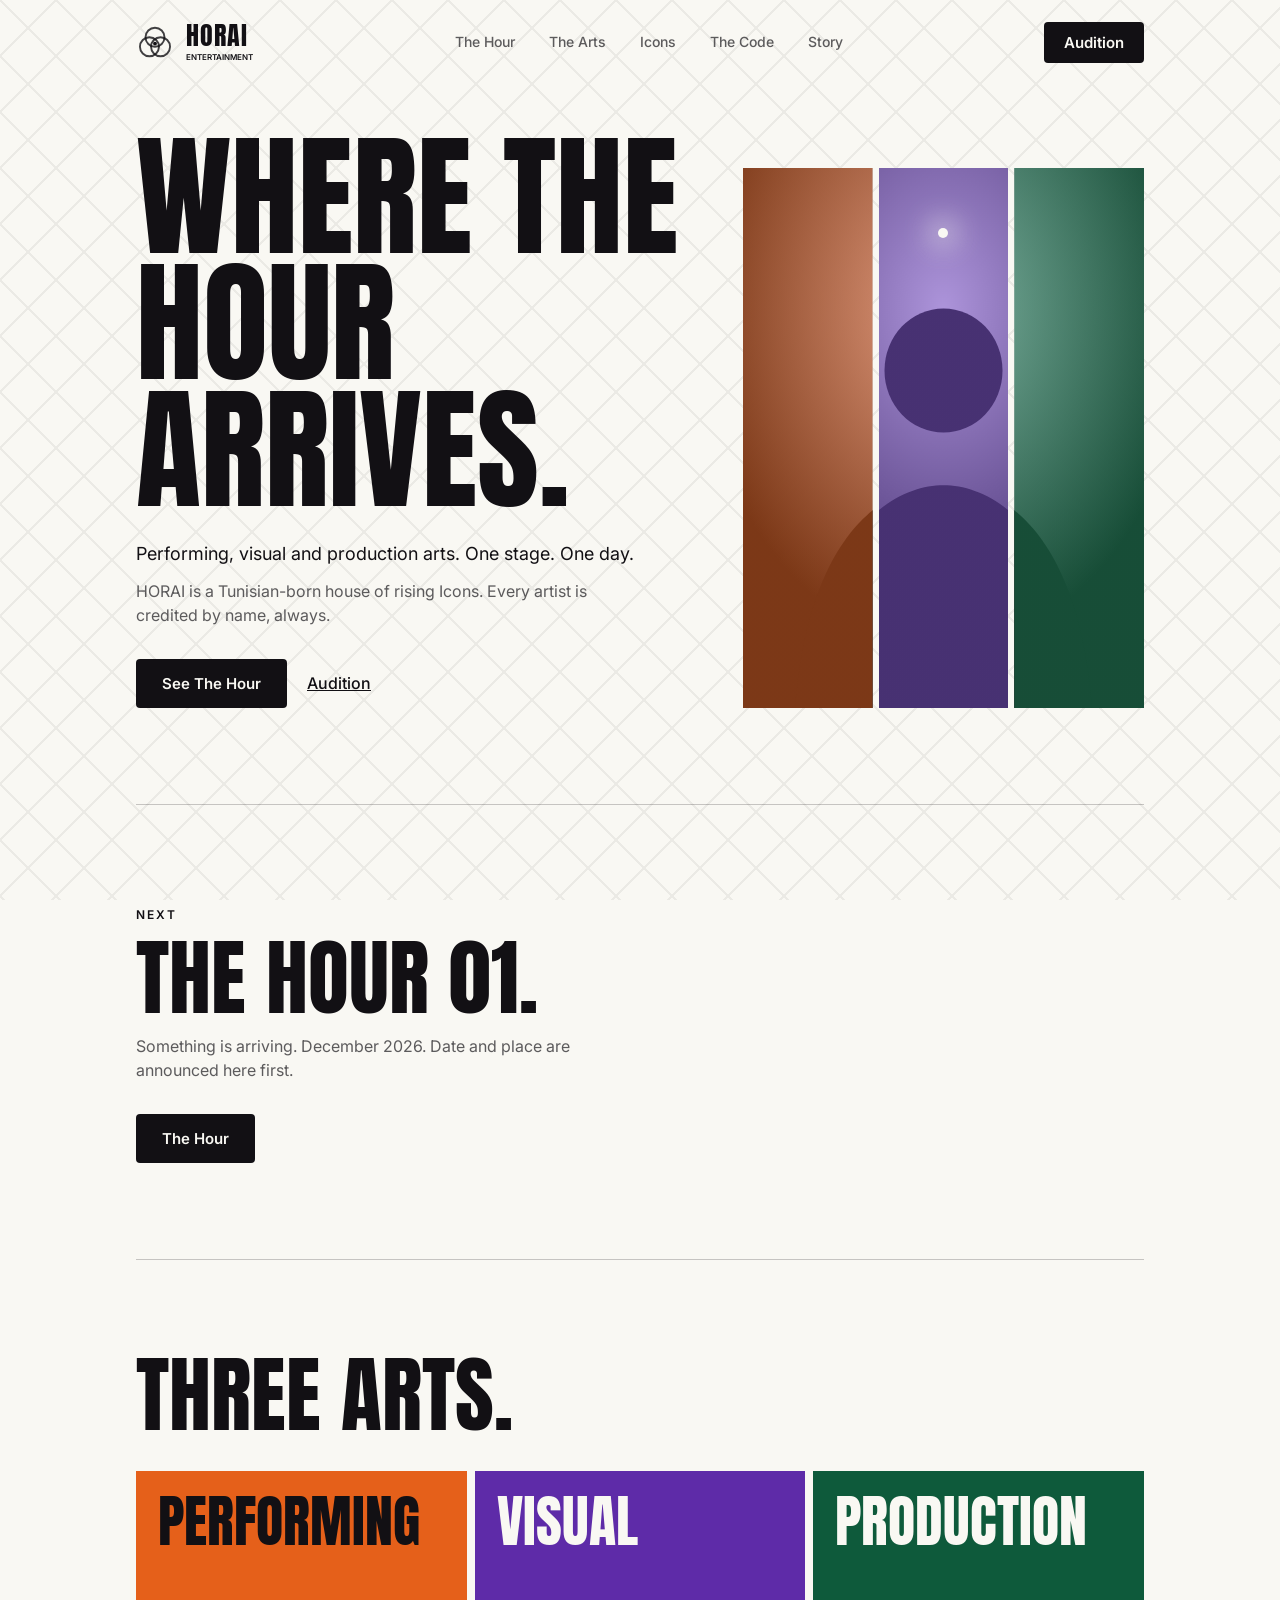
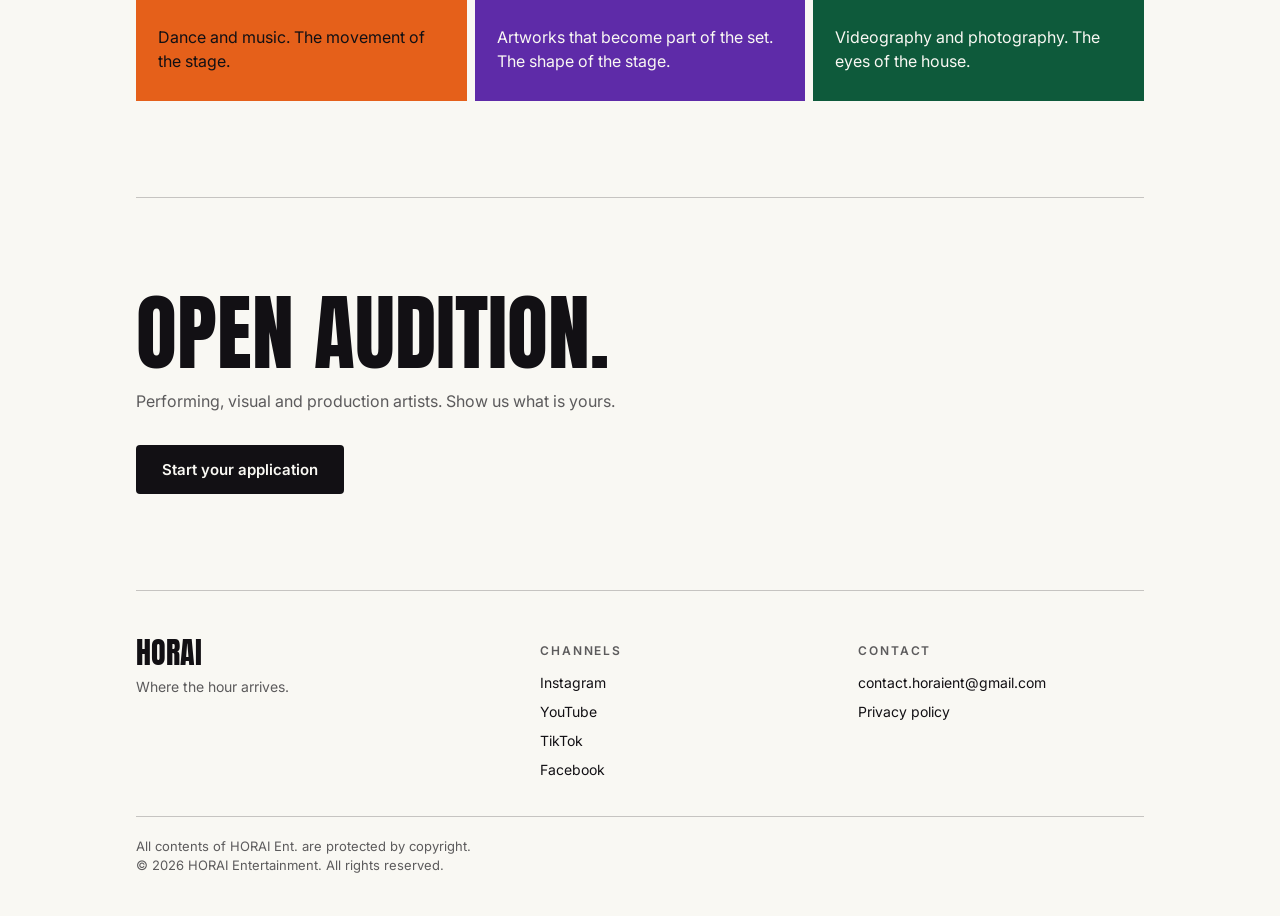
<file: index.html>
<!doctype html><html lang="en"><head><meta charset="utf-8"><title>HORAI Ent.</title><link rel="icon" type="image/png" href="favicon.png"><link rel="icon" href="favicon.ico" sizes="any"><link rel="apple-touch-icon" href="apple-touch-icon.png"><meta name="viewport" content="width=device-width, initial-scale=1, viewport-fit=cover"><link rel="preconnect" href="https://fonts.googleapis.com"><link rel="preconnect" href="https://fonts.gstatic.com" crossorigin><link href="https://fonts.googleapis.com/css2?family=Anton&family=Inter:wght@400;500;600&display=swap" rel="stylesheet"><link rel="stylesheet" href="styles.css"><script src="site.js" defer></script></head><body><div class="w"><div id="nav"></div>
<div class="hero"><div><h1>Where the hour arrives.</h1><p class="k">Performing, visual and production arts. One stage. One day.</p><p class="m">HORAI is a Tunisian-born house of rising Icons. Every artist is credited by name, always.</p><a class="btn" href="the-hour.html">See The Hour</a><a class="lnk" href="https://horaient.github.io/openAudition/">Audition</a></div><div class="sl3" aria-hidden="true"><div></div><div></div><div></div></div></div>
<section><span class="lab">Next</span><h2 style="margin-top:14px">The Hour 01.</h2><p class="t">Something is arriving. December 2026. Date and place are announced here first.</p><a class="btn" href="the-hour.html">The Hour</a></section>
<section><h2>Three arts.</h2><div class="arts"><a class="art" data-k="performing" href="arts.html"><span class="an">Performing</span><span>Dance and music. The movement of the stage.</span></a><a class="art" data-k="visual" href="arts.html"><span class="an">Visual</span><span>Artworks that become part of the set. The shape of the stage.</span></a><a class="art" data-k="production" href="arts.html"><span class="an">Production</span><span>Videography and photography. The eyes of the house.</span></a></div></section><section><h2>Open audition.</h2><p class="t">Performing, visual and production artists. Show us what is yours.</p><a class="btn" href="https://horaient.github.io/openAudition/">Start your application</a></section>
<div id="foot"></div></div></body></html>
</file>
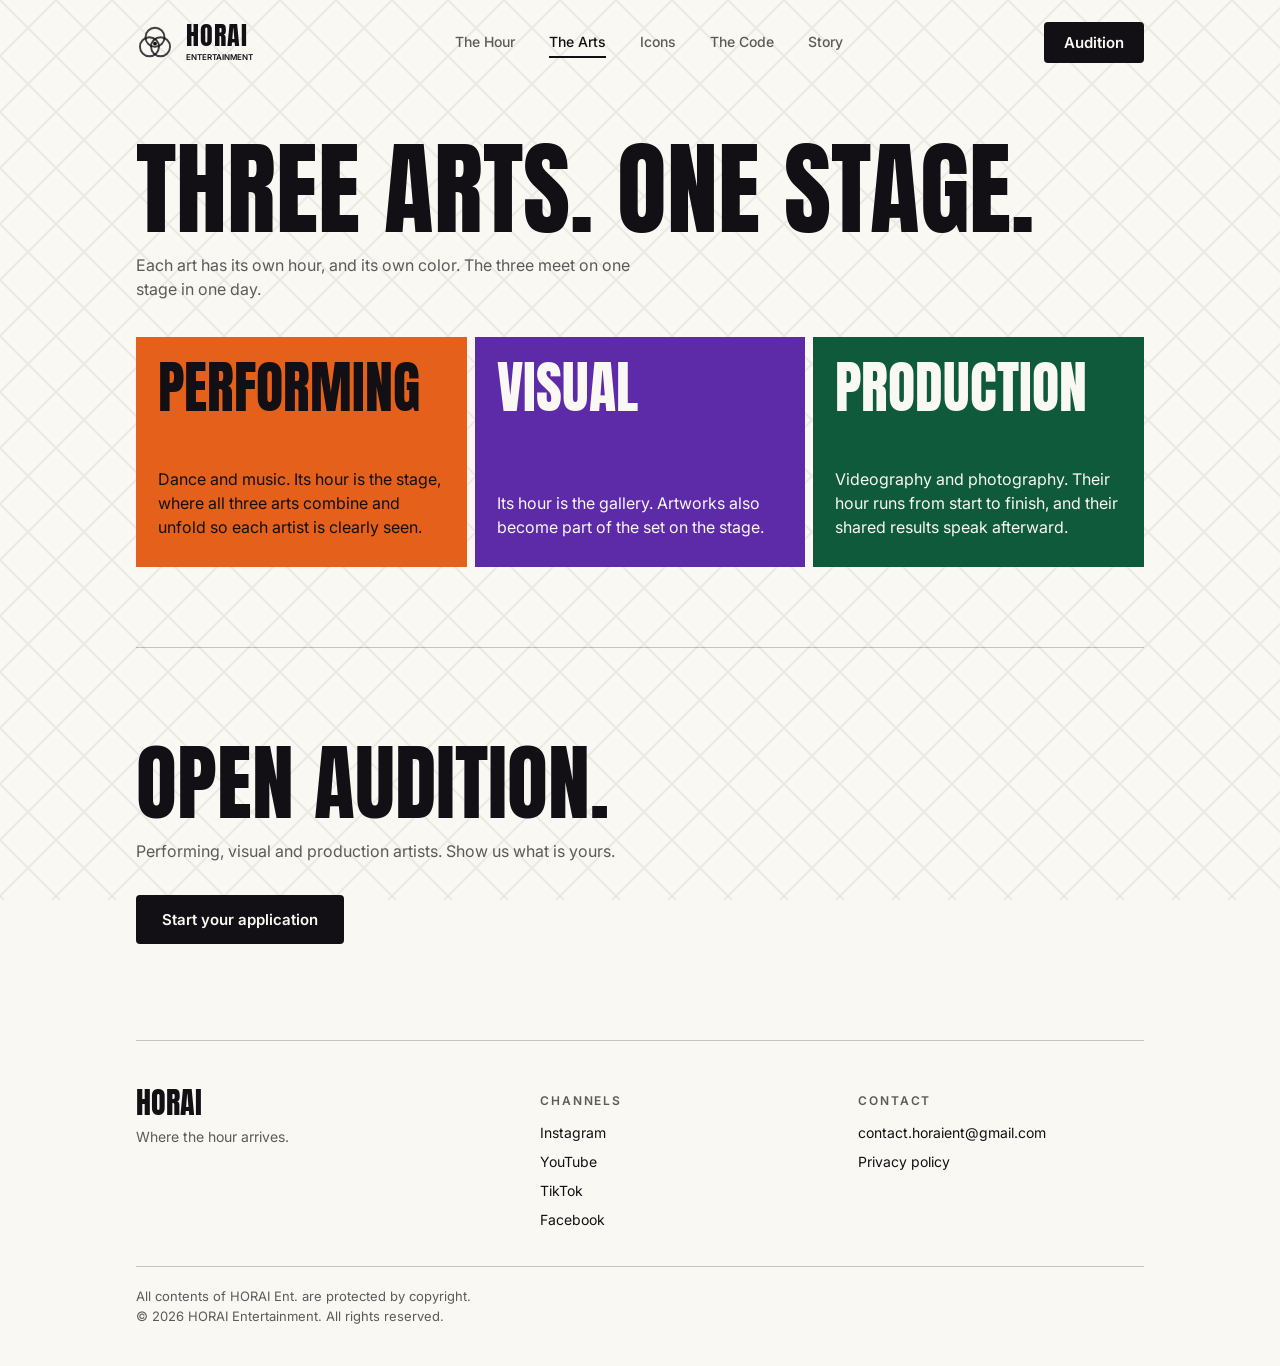
<file: arts.html>
<!doctype html><html lang="en"><head><meta charset="utf-8"><title>The Arts | HORAI Ent.</title><link rel="icon" type="image/png" href="favicon.png"><link rel="icon" href="favicon.ico" sizes="any"><link rel="apple-touch-icon" href="apple-touch-icon.png"><meta name="viewport" content="width=device-width, initial-scale=1, viewport-fit=cover"><link rel="preconnect" href="https://fonts.googleapis.com"><link rel="preconnect" href="https://fonts.gstatic.com" crossorigin><link href="https://fonts.googleapis.com/css2?family=Anton&family=Inter:wght@400;500;600&display=swap" rel="stylesheet"><link rel="stylesheet" href="styles.css"><script src="site.js" defer></script></head><body><div class="w"><div id="nav"></div>
<div class="pg"><h1 class="s">Three arts. One stage.</h1><p class="t">Each art has its own hour, and its own color. The three meet on one stage in one day.</p><div class="arts"><a class="art" data-k="performing" href="https://horaient.github.io/openAudition/"><span class="an">Performing</span><span>Dance and music. Its hour is the stage, where all three arts combine and unfold so each artist is clearly seen.</span></a><a class="art" data-k="visual" href="https://horaient.github.io/openAudition/"><span class="an">Visual</span><span>Its hour is the gallery. Artworks also become part of the set on the stage.</span></a><a class="art" data-k="production" href="https://horaient.github.io/openAudition/"><span class="an">Production</span><span>Videography and photography. Their hour runs from start to finish, and their shared results speak afterward.</span></a></div></div><section><h2>Open audition.</h2><p class="t">Performing, visual and production artists. Show us what is yours.</p><a class="btn" href="https://horaient.github.io/openAudition/">Start your application</a></section>
<div id="foot"></div></div></body></html>
</file>
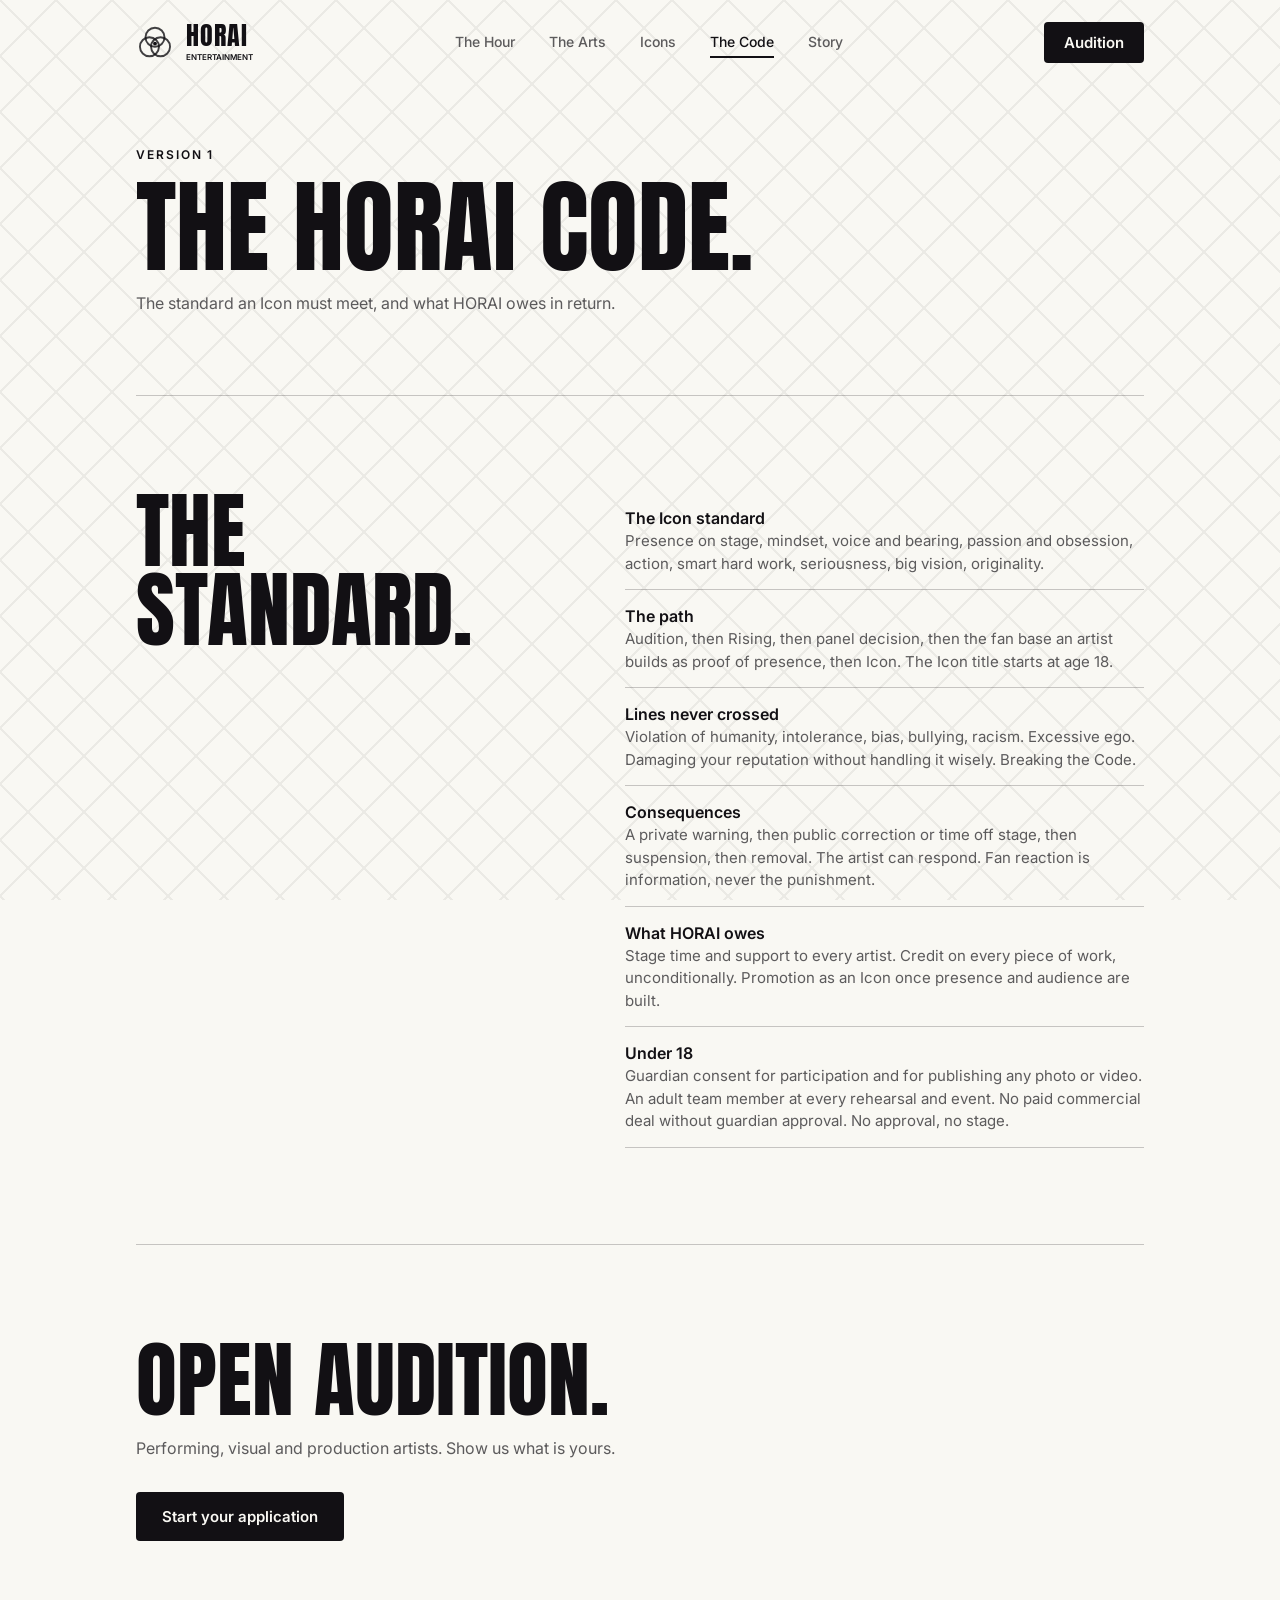
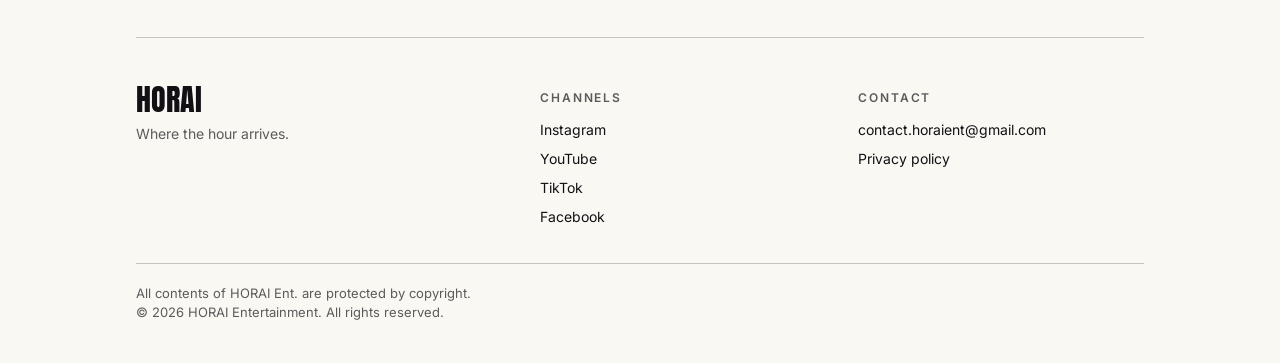
<file: code.html>
<!doctype html><html lang="en"><head><meta charset="utf-8"><title>The Code | HORAI Ent.</title><link rel="icon" type="image/png" href="favicon.png"><link rel="icon" href="favicon.ico" sizes="any"><link rel="apple-touch-icon" href="apple-touch-icon.png"><meta name="viewport" content="width=device-width, initial-scale=1, viewport-fit=cover"><link rel="preconnect" href="https://fonts.googleapis.com"><link rel="preconnect" href="https://fonts.gstatic.com" crossorigin><link href="https://fonts.googleapis.com/css2?family=Anton&family=Inter:wght@400;500;600&display=swap" rel="stylesheet"><link rel="stylesheet" href="styles.css"><script src="site.js" defer></script></head><body><div class="w"><div id="nav"></div>
<div class="pg"><span class="lab">Version 1</span><h1 class="s" style="margin-top:14px">The HORAI Code.</h1><p class="t">The standard an Icon must meet, and what HORAI owes in return.</p></div><section class="cols"><h2>The standard.</h2><ul class="rows"><li><b>The Icon standard</b><span>Presence on stage, mindset, voice and bearing, passion and obsession, action, smart hard work, seriousness, big vision, originality.</span></li><li><b>The path</b><span>Audition, then Rising, then panel decision, then the fan base an artist builds as proof of presence, then Icon. The Icon title starts at age 18.</span></li><li><b>Lines never crossed</b><span>Violation of humanity, intolerance, bias, bullying, racism. Excessive ego. Damaging your reputation without handling it wisely. Breaking the Code.</span></li><li><b>Consequences</b><span>A private warning, then public correction or time off stage, then suspension, then removal. The artist can respond. Fan reaction is information, never the punishment.</span></li><li><b>What HORAI owes</b><span>Stage time and support to every artist. Credit on every piece of work, unconditionally. Promotion as an Icon once presence and audience are built.</span></li><li><b>Under 18</b><span>Guardian consent for participation and for publishing any photo or video. An adult team member at every rehearsal and event. No paid commercial deal without guardian approval. No approval, no stage.</span></li></ul></section><section><h2>Open audition.</h2><p class="t">Performing, visual and production artists. Show us what is yours.</p><a class="btn" href="https://horaient.github.io/openAudition/">Start your application</a></section>
<div id="foot"></div></div></body></html>
</file>
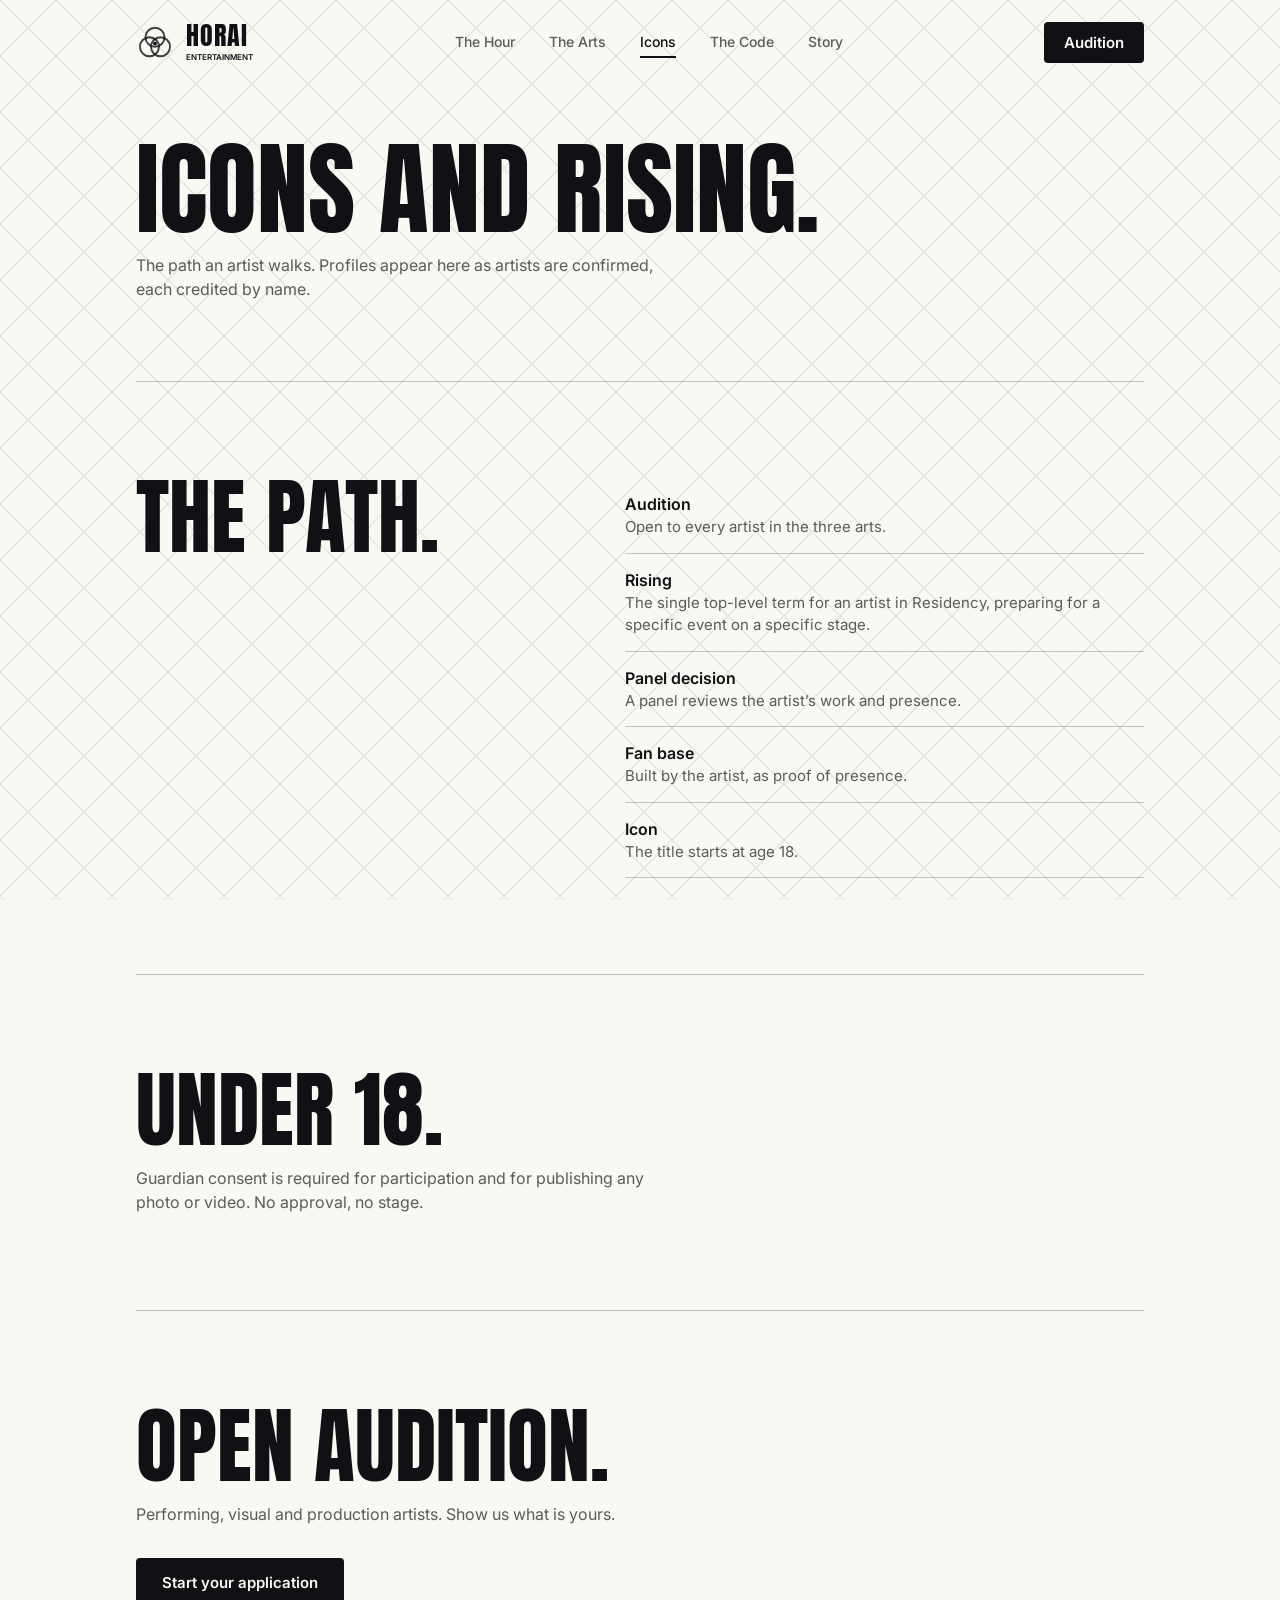
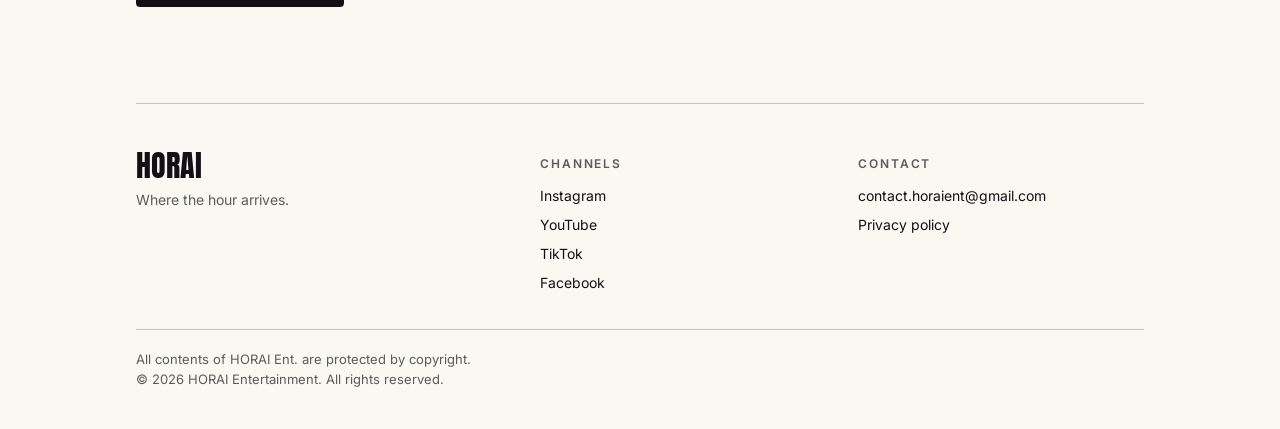
<file: icons.html>
<!doctype html><html lang="en"><head><meta charset="utf-8"><title>Icons | HORAI Ent.</title><link rel="icon" type="image/png" href="favicon.png"><link rel="icon" href="favicon.ico" sizes="any"><link rel="apple-touch-icon" href="apple-touch-icon.png"><meta name="viewport" content="width=device-width, initial-scale=1, viewport-fit=cover"><link rel="preconnect" href="https://fonts.googleapis.com"><link rel="preconnect" href="https://fonts.gstatic.com" crossorigin><link href="https://fonts.googleapis.com/css2?family=Anton&family=Inter:wght@400;500;600&display=swap" rel="stylesheet"><link rel="stylesheet" href="styles.css"><script src="site.js" defer></script></head><body><div class="w"><div id="nav"></div>
<div class="pg"><h1 class="s">Icons and Rising.</h1><p class="t">The path an artist walks. Profiles appear here as artists are confirmed, each credited by name.</p></div><section class="cols"><h2>The path.</h2><ul class="rows"><li><b>Audition</b><span>Open to every artist in the three arts.</span></li><li><b>Rising</b><span>The single top-level term for an artist in Residency, preparing for a specific event on a specific stage.</span></li><li><b>Panel decision</b><span>A panel reviews the artist’s work and presence.</span></li><li><b>Fan base</b><span>Built by the artist, as proof of presence.</span></li><li><b>Icon</b><span>The title starts at age 18.</span></li></ul></section><section><h2>Under 18.</h2><p class="t">Guardian consent is required for participation and for publishing any photo or video. No approval, no stage.</p></section><section><h2>Open audition.</h2><p class="t">Performing, visual and production artists. Show us what is yours.</p><a class="btn" href="https://horaient.github.io/openAudition/">Start your application</a></section>
<div id="foot"></div></div></body></html>
</file>
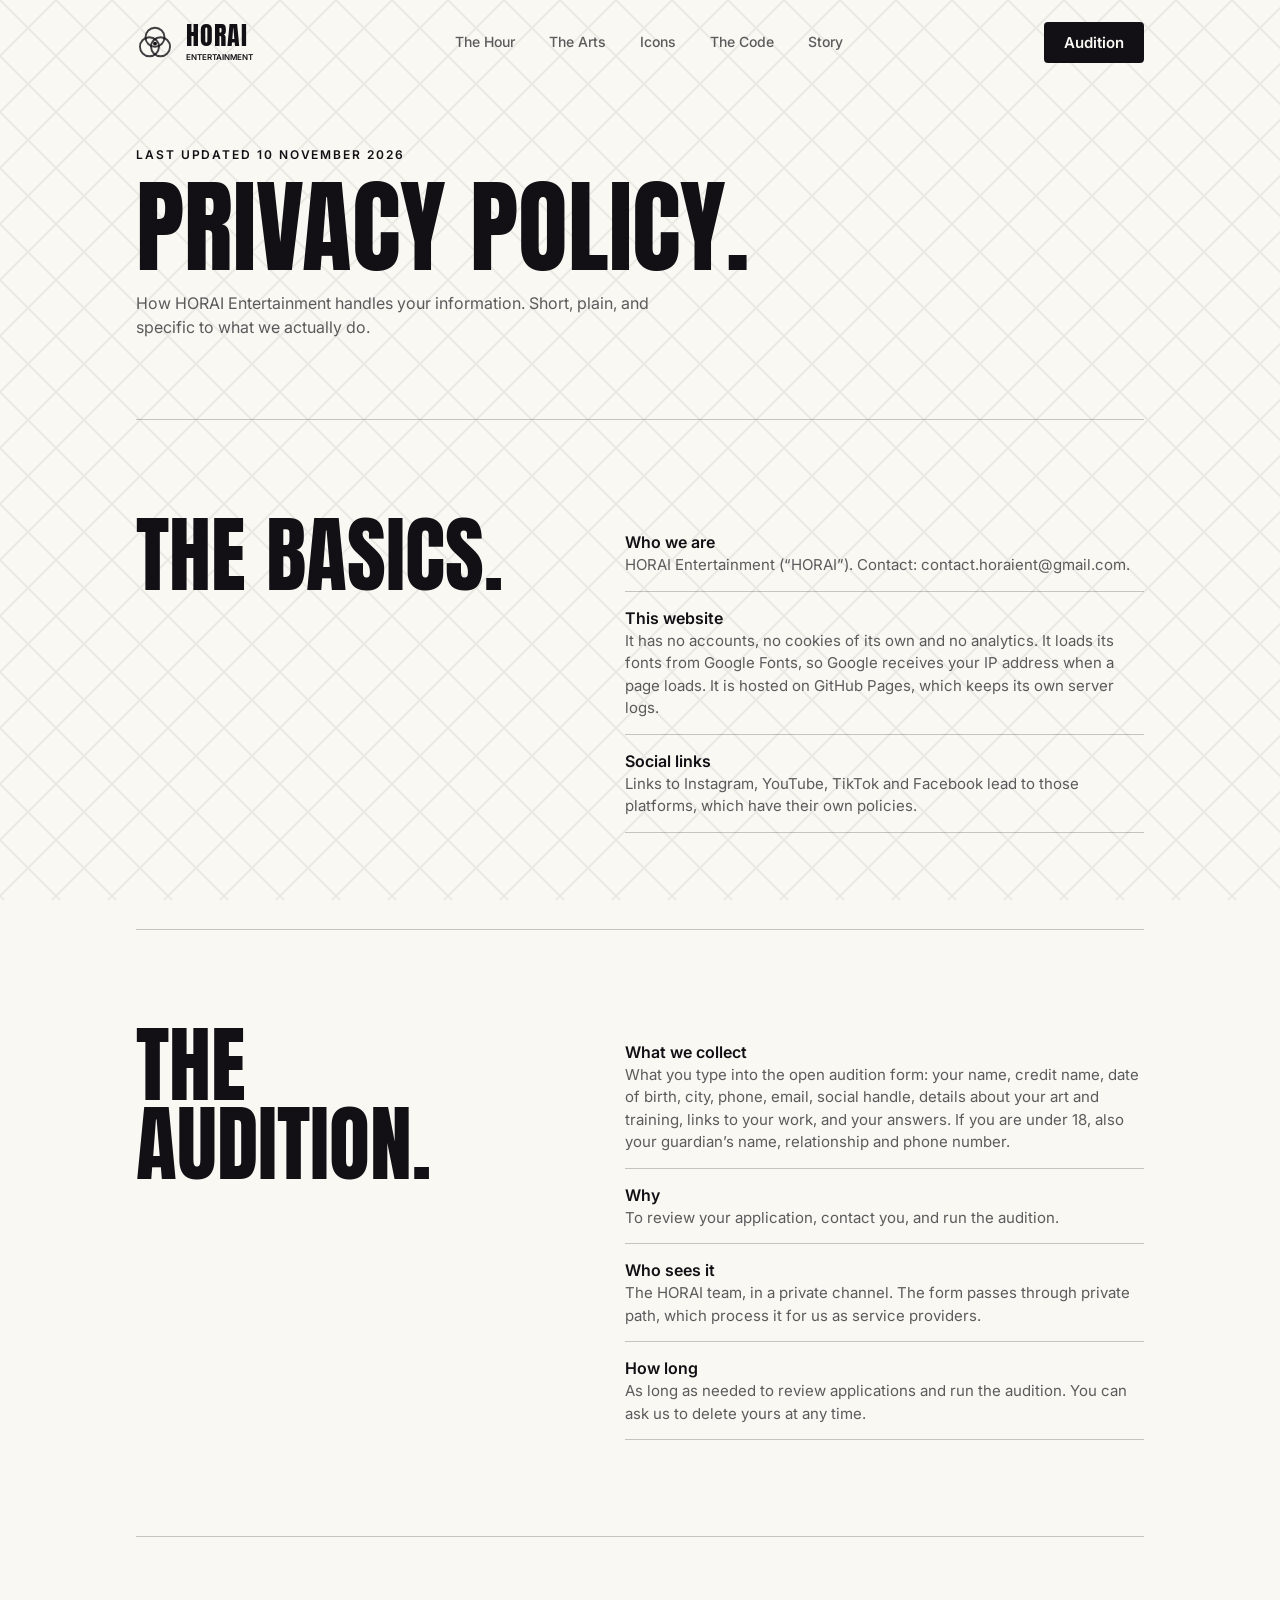
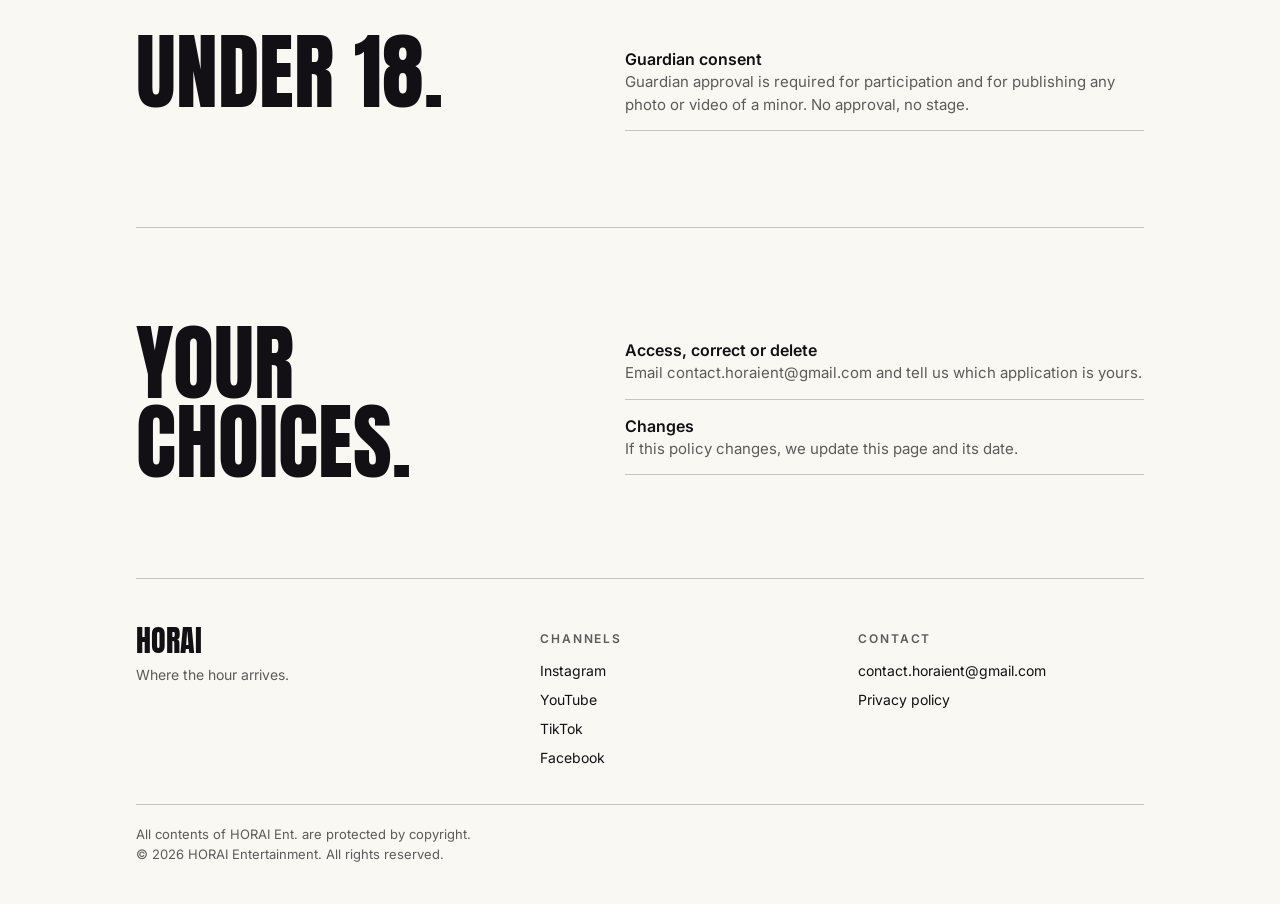
<file: privacy.html>
<!doctype html><html lang="en"><head><meta charset="utf-8"><title>Privacy policy | HORAI Ent.</title><link rel="icon" type="image/png" href="favicon.png"><link rel="icon" href="favicon.ico" sizes="any"><link rel="apple-touch-icon" href="apple-touch-icon.png"><meta name="viewport" content="width=device-width, initial-scale=1, viewport-fit=cover"><link rel="preconnect" href="https://fonts.googleapis.com"><link rel="preconnect" href="https://fonts.gstatic.com" crossorigin><link href="https://fonts.googleapis.com/css2?family=Anton&family=Inter:wght@400;500;600&display=swap" rel="stylesheet"><link rel="stylesheet" href="styles.css"><script src="site.js" defer></script></head><body><div class="w"><div id="nav"></div>
<div class="pg"><span class="lab">Last updated 10 November 2026</span><h1 class="s" style="margin-top:14px">Privacy policy.</h1><p class="t">How HORAI Entertainment handles your information. Short, plain, and specific to what we actually do.</p></div><section class="cols"><h2>The basics.</h2><ul class="rows"><li><b>Who we are</b><span>HORAI Entertainment (“HORAI”). Contact: contact.horaient@gmail.com.</span></li><li><b>This website</b><span>It has no accounts, no cookies of its own and no analytics. It loads its fonts from Google Fonts, so Google receives your IP address when a page loads. It is hosted on GitHub Pages, which keeps its own server logs.</span></li><li><b>Social links</b><span>Links to Instagram, YouTube, TikTok and Facebook lead to those platforms, which have their own policies.</span></li></ul></section><section class="cols"><h2>The audition.</h2><ul class="rows"><li><b>What we collect</b><span>What you type into the open audition form: your name, credit name, date of birth, city, phone, email, social handle, details about your art and training, links to your work, and your answers. If you are under 18, also your guardian’s name, relationship and phone number.</span></li><li><b>Why</b><span>To review your application, contact you, and run the audition.</span></li><li><b>Who sees it</b><span>The HORAI team, in a private channel. The form passes through private path, which process it for us as service providers.</span></li><li><b>How long</b><span>As long as needed to review applications and run the audition. You can ask us to delete yours at any time.</span></li></ul></section><section class="cols"><h2>Under 18.</h2><ul class="rows"><li><b>Guardian consent</b><span>Guardian approval is required for participation and for publishing any photo or video of a minor. No approval, no stage.</span></li></ul></section><section class="cols"><h2>Your choices.</h2><ul class="rows"><li><b>Access, correct or delete</b><span>Email contact.horaient@gmail.com and tell us which application is yours.</span></li><li><b>Changes</b><span>If this policy changes, we update this page and its date.</span></li></ul></section>
<div id="foot"></div></div></body></html>
</file>
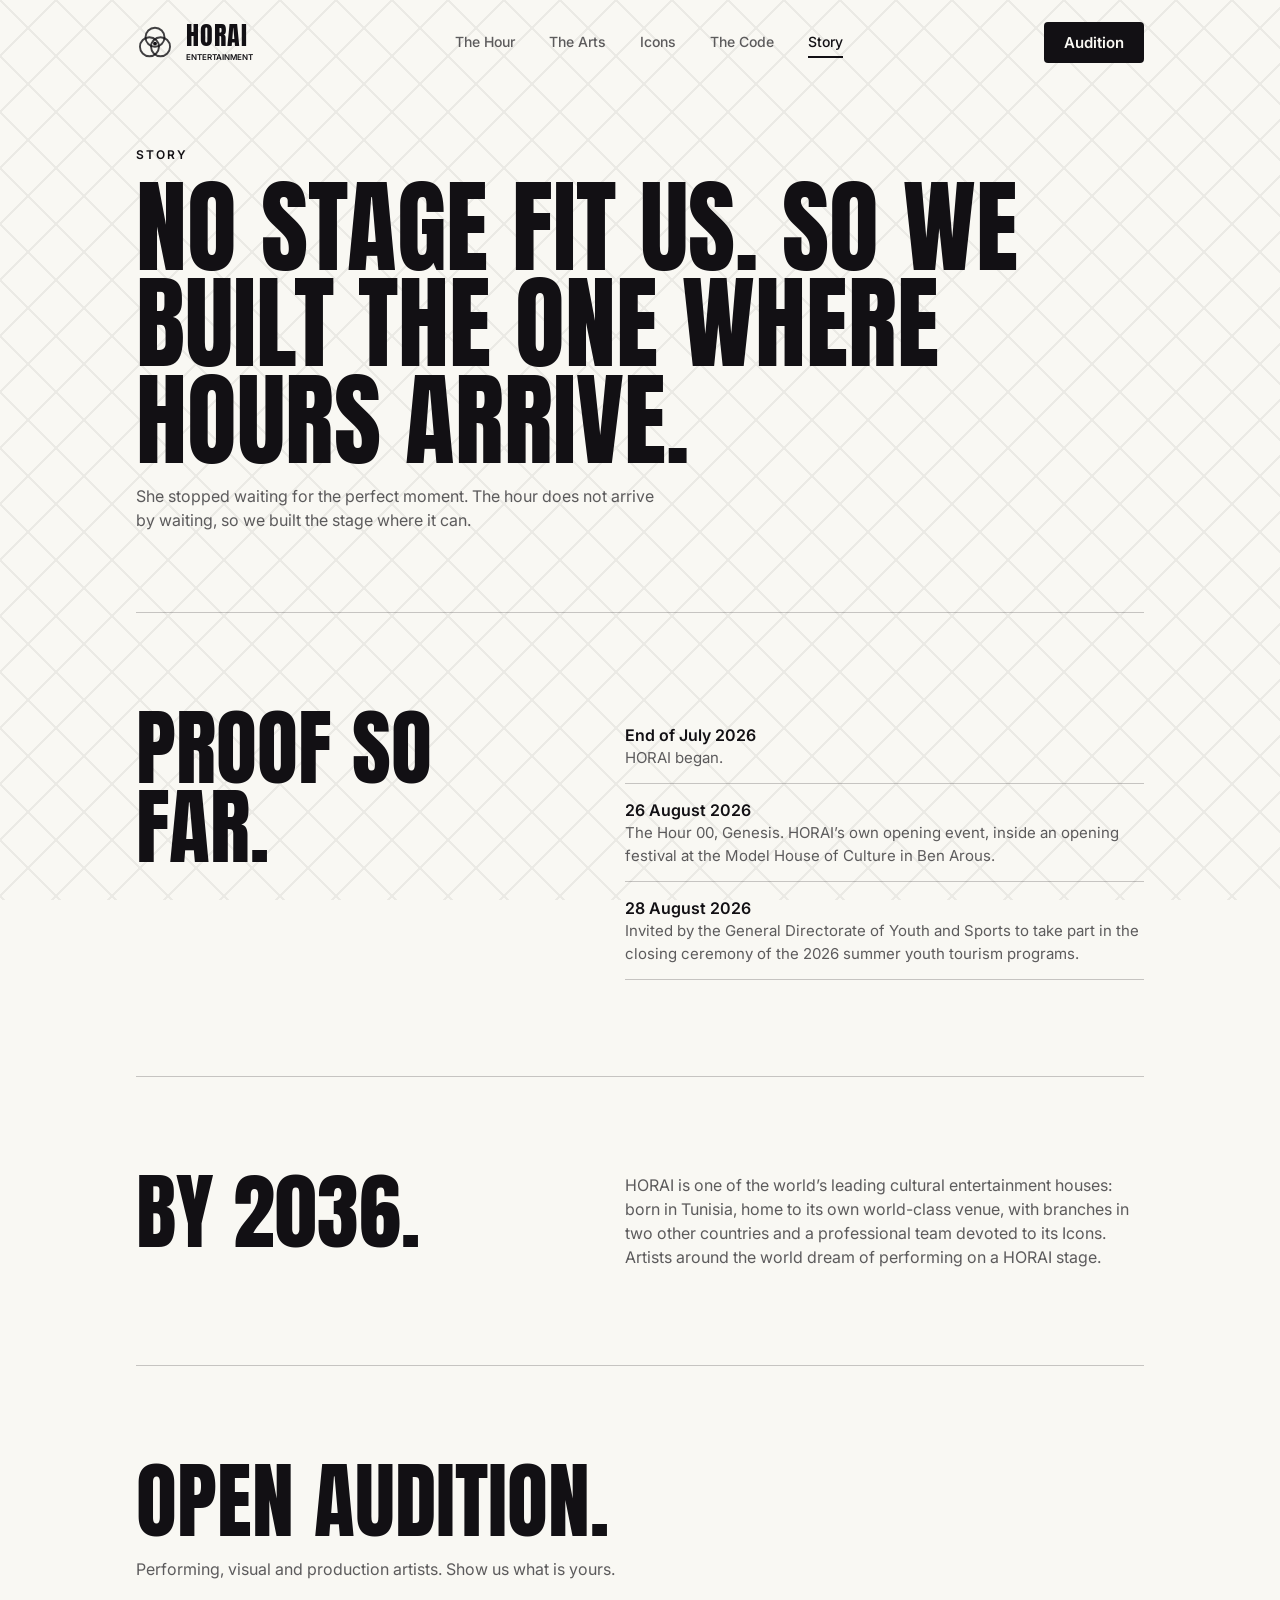
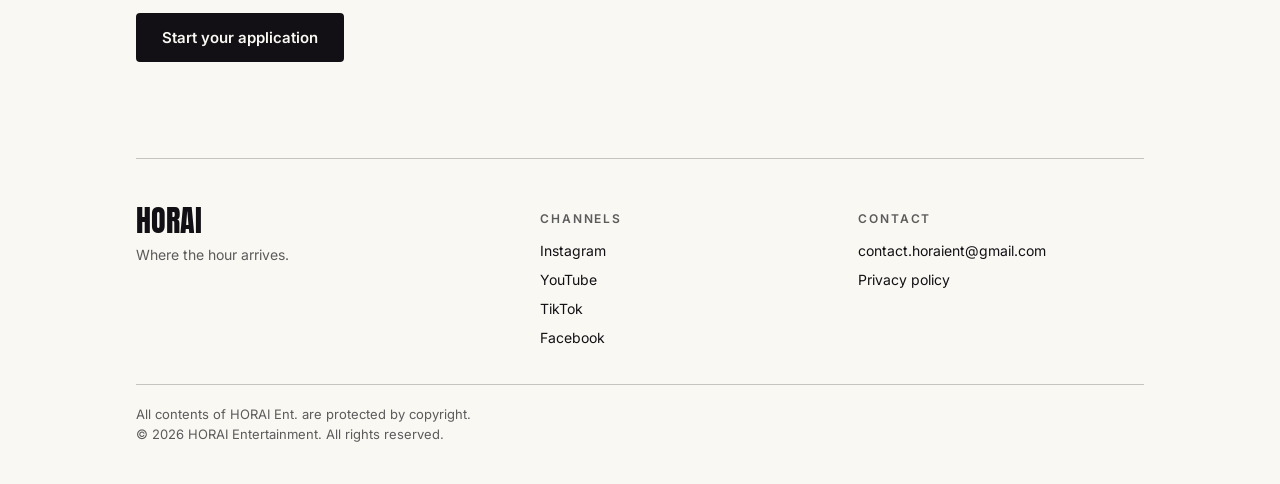
<file: story.html>
<!doctype html><html lang="en"><head><meta charset="utf-8"><title>Story | HORAI Ent.</title><link rel="icon" type="image/png" href="favicon.png"><link rel="icon" href="favicon.ico" sizes="any"><link rel="apple-touch-icon" href="apple-touch-icon.png"><meta name="viewport" content="width=device-width, initial-scale=1, viewport-fit=cover"><link rel="preconnect" href="https://fonts.googleapis.com"><link rel="preconnect" href="https://fonts.gstatic.com" crossorigin><link href="https://fonts.googleapis.com/css2?family=Anton&family=Inter:wght@400;500;600&display=swap" rel="stylesheet"><link rel="stylesheet" href="styles.css"><script src="site.js" defer></script></head><body><div class="w"><div id="nav"></div>
<div class="pg"><span class="lab">Story</span><h1 class="s" style="margin-top:14px">No stage fit us. So we built the one where hours arrive.</h1><p class="t">She stopped waiting for the perfect moment. The hour does not arrive by waiting, so we built the stage where it can.</p></div><section class="cols"><h2>Proof so far.</h2><ul class="rows"><li><b>End of July 2026</b><span>HORAI began.</span></li><li><b>26 August 2026</b><span>The Hour 00, Genesis. HORAI’s own opening event, inside an opening festival at the Model House of Culture in Ben Arous.</span></li><li><b>28 August 2026</b><span>Invited by the General Directorate of Youth and Sports to take part in the closing ceremony of the 2026 summer youth tourism programs.</span></li></ul></section><section class="cols"><h2>By 2036.</h2><p class="t" style="margin:0">HORAI is one of the world’s leading cultural entertainment houses: born in Tunisia, home to its own world-class venue, with branches in two other countries and a professional team devoted to its Icons. Artists around the world dream of performing on a HORAI stage.</p></section><section><h2>Open audition.</h2><p class="t">Performing, visual and production artists. Show us what is yours.</p><a class="btn" href="https://horaient.github.io/openAudition/">Start your application</a></section>
<div id="foot"></div></div></body></html>
</file>
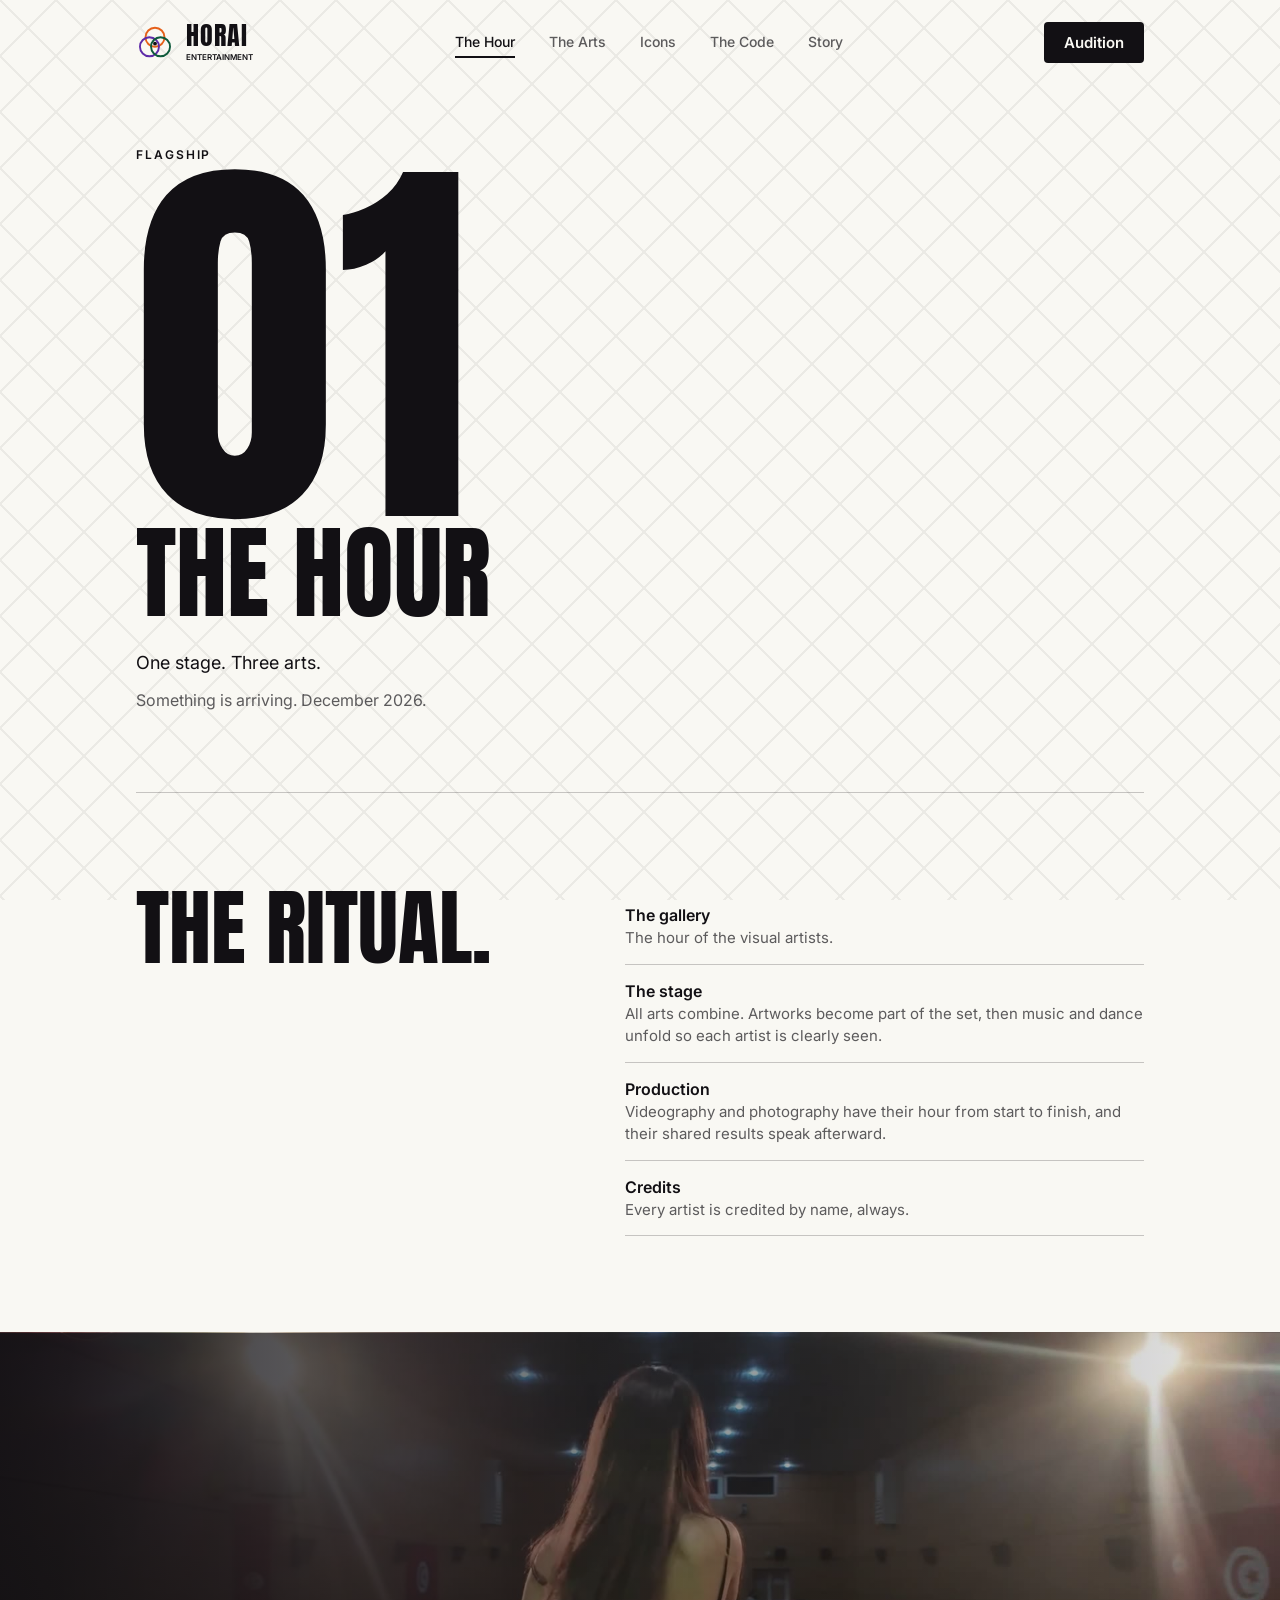
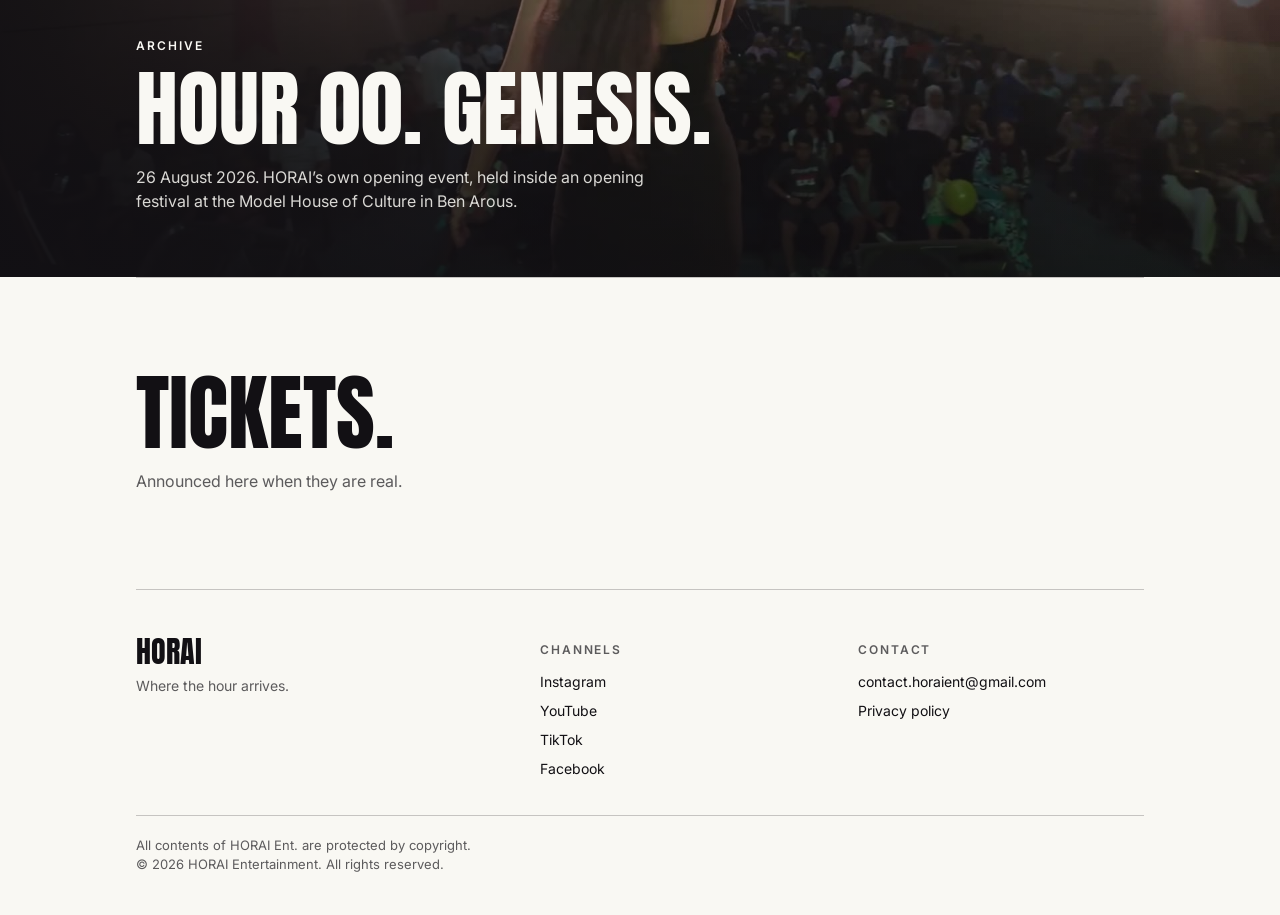
<file: the-hour.html>
<!doctype html><html lang="en"><head><meta charset="utf-8"><title>The Hour | HORAI Ent.</title><link rel="icon" type="image/png" href="favicon.png"><link rel="icon" href="favicon.ico" sizes="any"><link rel="apple-touch-icon" href="apple-touch-icon.png"><meta name="viewport" content="width=device-width, initial-scale=1, viewport-fit=cover"><link rel="preconnect" href="https://fonts.googleapis.com"><link rel="preconnect" href="https://fonts.gstatic.com" crossorigin><link href="https://fonts.googleapis.com/css2?family=Anton&family=Inter:wght@400;500;600&display=swap" rel="stylesheet"><link rel="stylesheet" href="styles.css"><script src="site.js" defer></script></head><body  data-hour><div class="w"><div id="nav"></div>
<div class="pg"><span class="lab">Flagship</span><div class="num" style="margin-top:18px">01</div><h1 class="s" style="margin-top:14px">The Hour</h1><p class="k">One stage. Three arts.</p><p class="m">Something is arriving. December 2026.</p></div>
<section class="cols"><h2>The ritual.</h2><ul class="rows"><li><b>The gallery</b><span>The hour of the visual artists.</span></li><li><b>The stage</b><span>All arts combine. Artworks become part of the set, then music and dance unfold so each artist is clearly seen.</span></li><li><b>Production</b><span>Videography and photography have their hour from start to finish, and their shared results speak afterward.</span></li><li><b>Credits</b><span>Every artist is credited by name, always.</span></li></ul></section>
</div>
<section class="arch" aria-labelledby="arch-t">
<video class="arch-v" autoplay muted loop playsinline preload="metadata" poster="archive_the_hour_00.jpg" aria-hidden="true" disablepictureinpicture><source src="archive_the_hour_00.mp4" type="video/mp4"></video>
<div class="arch-s"></div>
<div class="w arch-c"><span class="lab">Archive</span><h2 id="arch-t" style="margin-top:14px">Hour 00. Genesis.</h2><p class="t">26 August 2026. HORAI’s own opening event, held inside an opening festival at the Model House of Culture in Ben Arous.</p></div>
</section>
<div class="w">
<section><h2>Tickets.</h2><p class="t">Announced here when they are real.</p></section>
<div id="foot"></div></div></body></html>
</file>
<file: styles.css>
:root{--bg:#121014;--fg:#F9F8F3;--mut:rgba(249,248,243,.66);--line:rgba(249,248,243,.2);--field:rgba(249,248,243,.06);--ember:#E5601A;--violet:#7C52D0;--forest:#1C8A5A;--a:#F9F8F3;--on:#121014;color-scheme:dark;box-sizing:border-box;padding-top:env(safe-area-inset-top,0px);padding-bottom:env(safe-area-inset-bottom,0px)}
@media (prefers-color-scheme:light){:root:not([data-theme="dark"]){--bg:#F9F8F3;--fg:#121014;--mut:rgba(18,16,20,.68);--line:rgba(18,16,20,.22);--field:rgba(18,16,20,.05);--violet:#5E2BA8;--forest:#0E5A3B;--a:#121014;--on:#F9F8F3;color-scheme:light;}}
:root[data-theme="light"]{--bg:#F9F8F3;--fg:#121014;--mut:rgba(18,16,20,.68);--line:rgba(18,16,20,.22);--field:rgba(18,16,20,.05);--violet:#5E2BA8;--forest:#0E5A3B;--a:#121014;--on:#F9F8F3;color-scheme:light;}
html{scroll-padding-top:env(safe-area-inset-top,0px)}
body{margin:0;background:var(--bg);color:var(--fg);font:400 16px/1.5 Inter,system-ui,sans-serif}
body::before{content:"";position:fixed;inset:0;z-index:-1;opacity:.06;pointer-events:none;background:linear-gradient(45deg,transparent 48.6%,var(--fg) 49%,var(--fg) 51%,transparent 51.4%) 0 0/56px 56px,linear-gradient(-45deg,transparent 48.6%,var(--fg) 49%,var(--fg) 51%,transparent 51.4%) 0 0/56px 56px}
body[data-art=performing]{--a:var(--ember);--on:#121014}body[data-art=visual]{--a:var(--violet);--on:#F9F8F3}body[data-art=production]{--a:var(--forest);--on:#F9F8F3}
*,*::before,*::after{box-sizing:border-box}
.w{max-width:1120px;margin:0 auto;padding:0 clamp(20px,5vw,56px)}
h1,h2,.an{font-family:Anton,Impact,"Arial Narrow",sans-serif;font-weight:400;text-transform:uppercase;line-height:.94;margin:0}
h1{font-size:clamp(58px,10.5vw,148px)}h1.s{font-size:clamp(44px,8vw,104px)}h2{font-size:clamp(40px,7vw,84px)}
p{margin:0}.mut{color:var(--mut)}.lab{font:600 12px/1.2 Inter,sans-serif;text-transform:uppercase;letter-spacing:.16em}
.k{max-width:46ch;margin-top:28px;font-size:18px}.m{max-width:50ch;margin-top:12px;color:var(--mut)}.t{max-width:52ch;margin-top:16px;color:var(--mut)}
.top{display:flex;align-items:center;justify-content:space-between;gap:16px;padding:22px 0}
.lock{display:flex;align-items:center;gap:12px;color:inherit;text-decoration:none}.lock b{display:inline-block;font:400 26px/1 Anton,Impact,sans-serif;letter-spacing:.04em}
.lock i{display:block;font:600 8px/1.3 Inter,sans-serif;font-style:normal;text-align:justify;text-align-last:justify}
.r{fill:none;stroke:var(--fg);stroke-width:2.4;opacity:.8}
body[data-art=performing] .r1,body[data-hour] .r1{stroke:var(--ember);opacity:1}body[data-art=visual] .r2,body[data-hour] .r2{stroke:var(--violet);opacity:1}body[data-art=production] .r3,body[data-hour] .r3{stroke:var(--forest);opacity:1}
nav{display:flex;gap:clamp(16px,3vw,34px)}nav a{color:var(--mut);text-decoration:none;font:500 14px Inter,sans-serif;padding:6px 0;border-bottom:2px solid transparent}
nav a:hover,nav a[aria-current]{color:var(--fg)}nav a[aria-current]{border-color:var(--a)}
.btn{display:inline-block;margin-top:32px;padding:15px 26px;background:var(--a);color:var(--on);border:0;border-radius:4px;font:600 15px Inter,sans-serif;text-decoration:none;cursor:pointer}
.top .btn{margin:0;padding:11px 20px}.lnk{margin-left:20px;color:var(--fg);font-weight:500}
.hero{display:grid;grid-template-columns:1.15fr .85fr;gap:clamp(24px,5vw,64px);align-items:end;padding:clamp(16px,4vw,48px) 0 clamp(48px,8vw,96px)}
.pg{padding:clamp(24px,5vw,56px) 0 clamp(48px,7vw,80px)}
.sl3{position:relative;display:grid;grid-template-columns:repeat(3,1fr);gap:6px;height:min(62vh,540px)}
.sl3 div{background-size:100% 100%,300% 100%;background-image:linear-gradient(var(--t),var(--t)),url("data:image/svg+xml,%3Csvg xmlns='http://www.w3.org/2000/svg' viewBox='0 0 300 400' preserveAspectRatio='none'%3E%3Cdefs%3E%3CradialGradient id='g' cx='50%25' cy='26%25' r='62%25'%3E%3Cstop offset='0' stop-color='%23ddd6e4'/%3E%3Cstop offset='1' stop-color='%23121014'/%3E%3C/radialGradient%3E%3C/defs%3E%3Crect width='300' height='400' fill='url(%23g)'/%3E%3Ccircle cx='150' cy='150' r='46' fill='%23121014'/%3E%3Cpath d='M40 400C50 270 110 235 150 235s100 35 110 165z' fill='%23121014'/%3E%3C/svg%3E")}
.sl3 div:nth-child(1){--t:rgba(229,96,26,.5);background-position:0 0,0 0}.sl3 div:nth-child(2){--t:rgba(124,82,208,.5);background-position:0 0,50% 0}.sl3 div:nth-child(3){--t:rgba(28,138,90,.5);background-position:0 0,100% 0}
.sl3::after{content:"";position:absolute;left:50%;top:12%;width:10px;height:10px;margin:-5px;border-radius:50%;background:#F9F8F3;box-shadow:0 0 28px 8px rgba(249,248,243,.6)}
@media (prefers-reduced-motion:no-preference){.sl3 div{animation:cut 1.1s cubic-bezier(.2,.7,.2,1) both}.sl3 div:nth-child(2){animation-delay:.12s}.sl3 div:nth-child(3){animation-delay:.24s}@keyframes cut{from{clip-path:inset(100% 0 0 0)}to{clip-path:inset(0)}}}
section{padding:clamp(48px,8vw,96px) 0;border-top:1px solid var(--line)}
.arts{display:grid;grid-template-columns:repeat(3,1fr);gap:8px;margin-top:36px}
.art{box-sizing:border-box;padding:24px 22px 28px;min-height:230px;display:flex;flex-direction:column;justify-content:space-between;gap:28px;color:#F9F8F3;text-decoration:none}
.art:focus-visible{outline:3px solid var(--fg);outline-offset:3px}
.art[data-k=performing]{background:var(--ember);color:#121014}.art[data-k=visual]{background:var(--violet)}.art[data-k=production]{background:var(--forest)}
.art .an{font-size:clamp(34px,4.6vw,56px)}.art span:last-child{max-width:34ch}
.num{font:400 clamp(150px,32vw,400px)/.82 Anton,Impact,sans-serif;letter-spacing:.01em}
.cols{display:grid;grid-template-columns:.9fr 1.1fr;gap:clamp(24px,5vw,72px)}
.rows{list-style:none;margin:0;padding:0}.rows li{padding:14px 0;border-bottom:1px solid var(--line)}.rows b{font-weight:600}.rows span{display:block;color:var(--mut);font-size:15px}
footer{padding:48px 0 40px;border-top:1px solid var(--line);color:var(--mut);font-size:14px}
@media(max-width:820px){.top{flex-wrap:wrap}nav{order:3;width:100%;overflow-x:auto;white-space:nowrap}.hero,.cols{grid-template-columns:1fr}.sl3{height:200px}.arts{grid-template-columns:1fr}.art{min-height:150px}.lnk{display:block;margin:18px 0 0}}
.arch{position:relative;isolation:isolate;overflow:hidden;display:flex;align-items:flex-end;aspect-ratio:2.35/1;min-height:420px;max-height:92vh;padding:0;border-top:1px solid var(--line);color:#F9F8F3;background:#121014 url(archive_the_hour_00.jpg) 50% 50%/cover no-repeat}
.arch-v{position:absolute;inset:0;z-index:-2;width:100%;height:100%;object-fit:cover;object-position:var(--focus,50% 50%)}
.arch-s{position:absolute;inset:0;z-index:-1;background:linear-gradient(90deg,rgba(18,16,20,.9),rgba(18,16,20,.5) 48%,rgba(18,16,20,.08)),linear-gradient(0deg,rgba(18,16,20,.7),transparent 50%)}
.arch-c{width:100%;padding-top:clamp(48px,8vw,96px);padding-bottom:clamp(24px,5vw,64px)}.arch .t{color:rgba(249,248,243,.86)}
.fg{display:grid;grid-template-columns:1.3fr 1fr 1fr;gap:32px}footer .an{font-size:30px;color:var(--fg)}footer p{margin:6px 0 0}
footer ul{list-style:none;margin:12px 0 0;padding:0;display:grid;gap:8px}footer a{color:var(--fg);text-decoration:none}footer a:hover{text-decoration:underline}
.cp{margin-top:36px;padding-top:20px;border-top:1px solid var(--line);font-size:13px}
@media(max-width:820px){.arch{aspect-ratio:auto;min-height:min(78vh,560px);min-height:min(78svh,560px)}.arch-s{background:linear-gradient(0deg,rgba(18,16,20,.92),rgba(18,16,20,.55) 60%,rgba(18,16,20,.25))}.fg{grid-template-columns:1fr 1fr}.fg>div:first-child{grid-column:1/-1}}
@media(prefers-reduced-motion:reduce){.arch-v{display:none}}
</file>
